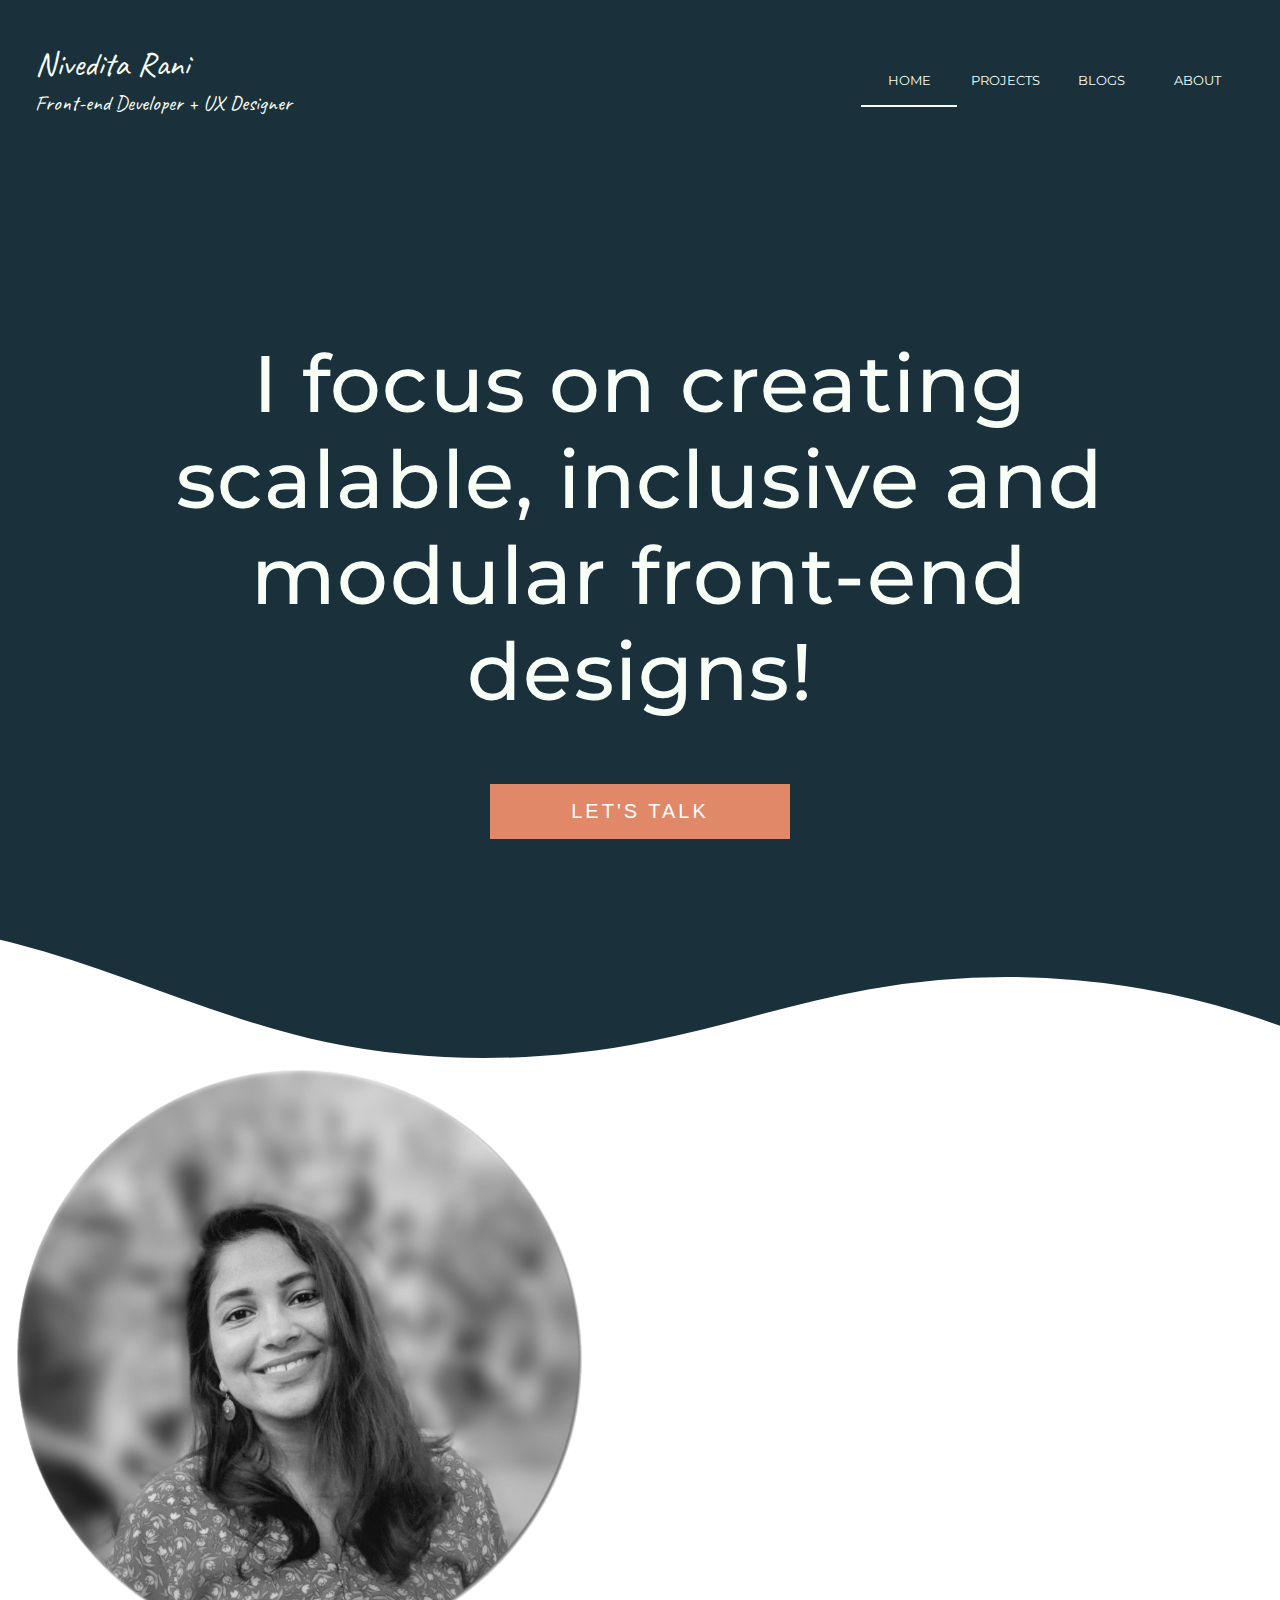
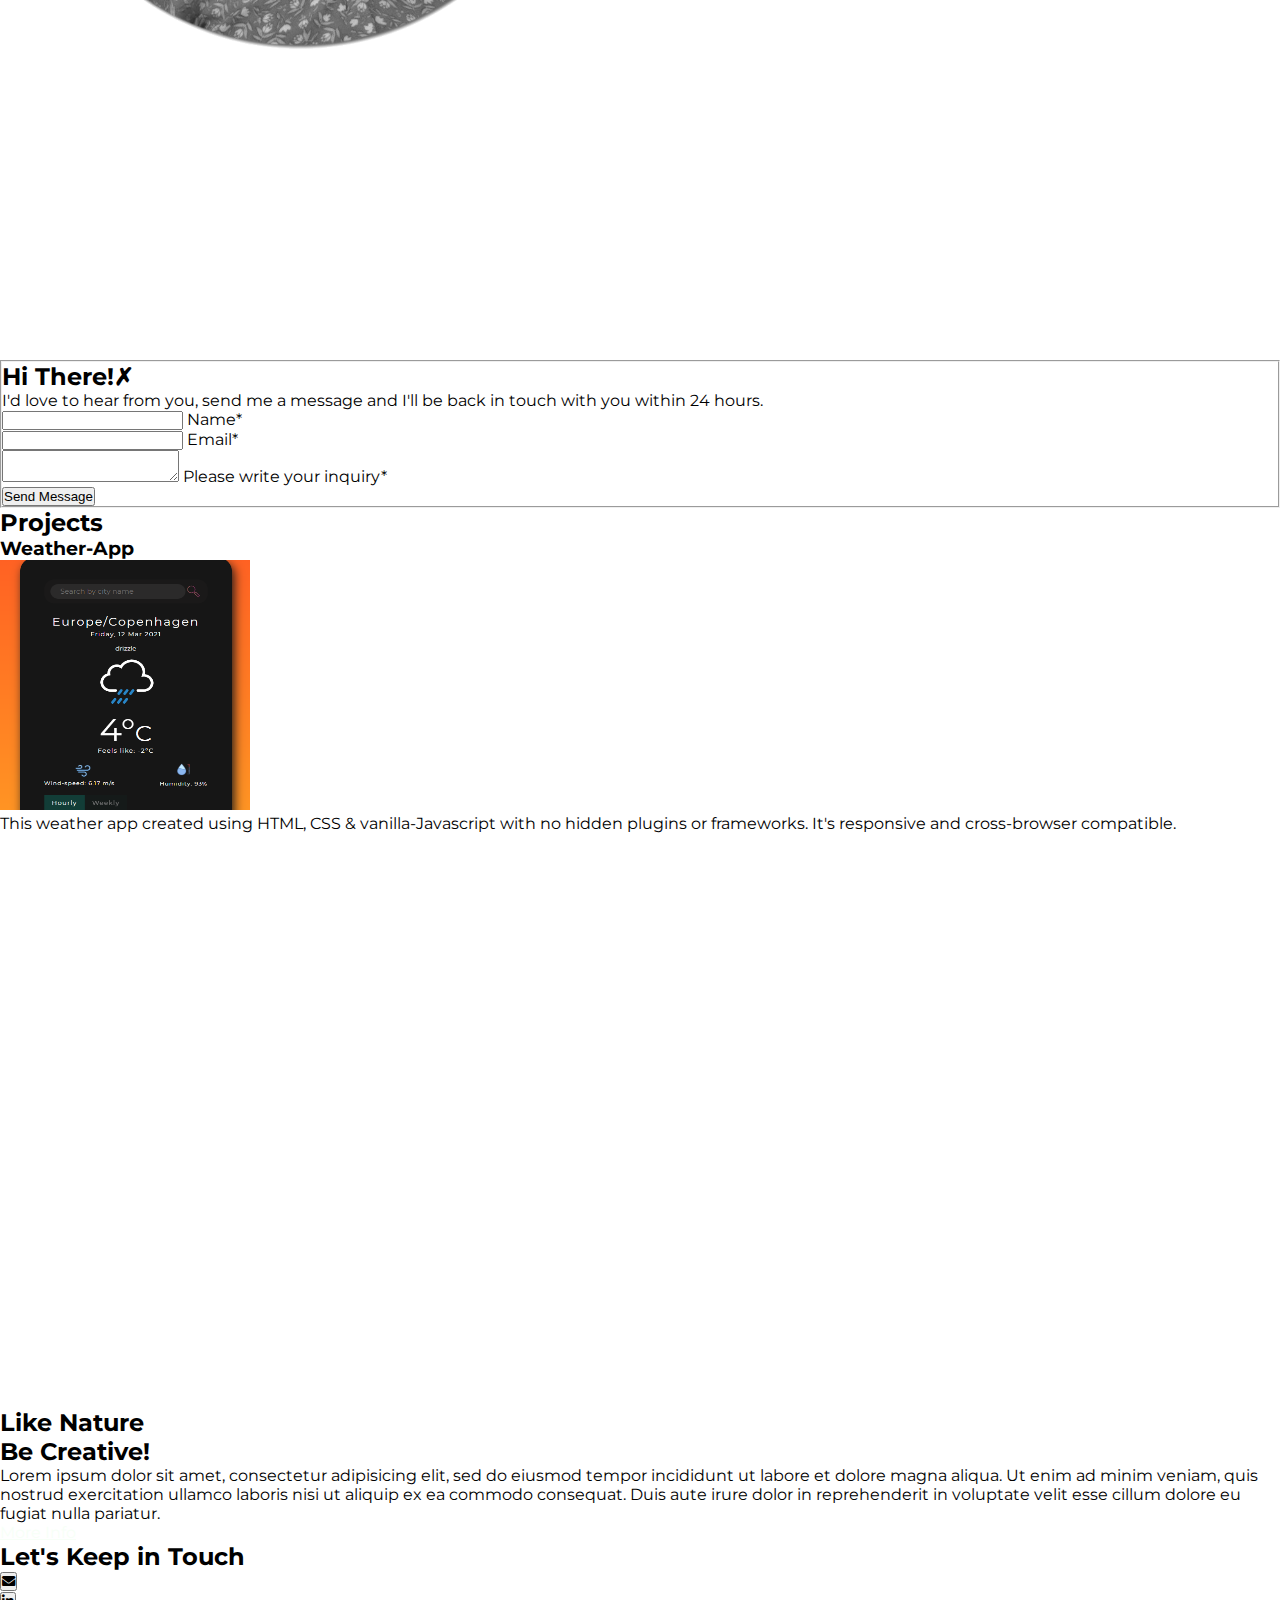
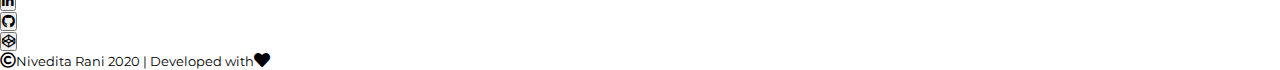
<file: index.html>
<!DOCTYPE html>
<html lang="en">
<head>
    <meta charset="UTF-8">
    <meta name="viewport" content="width=device-width, initial-scale=1.0">
    <title>Nivedita Rani | Front-end Developer + UX designer</title>
    <!-- <link href="https://fonts.googleapis.com/css?family=Caveat|Montserrat:400,600&display=swap" rel="stylesheet"> -->
    <link rel="shortcut icon" href="Images/iconified/favicon.ico" type="Images/x-icon" />
    <link rel="apple-touch-icon" href="/apple-touch-icon.png" />
    <link rel="apple-touch-icon" sizes="57x57" href="Images/iconified/apple-touch-icon-57x57.png" />
    <link rel="apple-touch-icon" sizes="72x72" href="Images/iconified/apple-touch-icon-72x72.png" />
    <link rel="apple-touch-icon" sizes="76x76" href="Images/iconified/apple-touch-icon-76x76.png" />
    <link rel="apple-touch-icon" sizes="114x114" href="Images/iconified/apple-touch-icon-114x114.png" />
    <link rel="apple-touch-icon" sizes="120x120" href="Images/iconified/apple-touch-icon-120x120.png" />
    <link rel="apple-touch-icon" sizes="144x144" href="Images/iconified/apple-touch-icon-144x144.png" />
    <link rel="apple-touch-icon" sizes="152x152" href="Images/iconified/apple-touch-icon-152x152.png" />
    <link rel="apple-touch-icon" sizes="180x180" href="Images/iconified/apple-touch-icon-180x180.png" />
    <link rel="stylesheet" href="CSS/styles1.css" media="all">
    <link href="https://cdnjs.cloudflare.com/ajax/libs/font-awesome/5.15.3/css/all.min.css" rel="stylesheet">
    <script src="main.js" defer></script>
</head>

<body>
    <section>
    <!--****************************************Header**************************************************-->
        <header>
            <div class="heading">
                <h2><span class="name">Nivedita Rani</span><br><small>Front-end Developer + UX Designer</small></h2>
                
                <!--*********************Hamburger menu**********************************-->
                <div class="menu-btn">
                    <div class="menu-btn__lines"></div>
                </div>
                    
            <!--*********************Navigation**********************************-->   
                <nav>
                    <ul class="nav-list">
                            <li class="nav-item"><a href="myPortfolio.html">Home</a></li>
                            <li class="nav-item"><a href="#">Projects</a></li>
                            <li class="nav-item"><a href="#">Blogs</a></li>
                            <li class="nav-item"><a href="#">About</a></li>
                            <div class="active"></div>    <!--this is for the line-->
                    </ul>    
                </nav>
            </div>
        </header>
        <div class="sec">
            <p>I focus on creating scalable, inclusive and modular front-end designs!</p>
            <button class="button" id="popup" onclick="div_show()">Let's talk</button>
        </div>
        <div class="custom-shape-divider-bottom-1619557739">
            <svg data-name="Layer 1" xmlns="http://www.w3.org/2000/svg" viewBox="0 0 1200 120" preserveAspectRatio="none">
                <path d="M321.39,56.44c58-10.79,114.16-30.13,172-41.86,82.39-16.72,168.19-17.73,250.45-.39C823.78,31,906.67,72,985.66,92.83c70.05,18.48,146.53,26.09,214.34,3V0H0V27.35A600.21,600.21,0,0,0,321.39,56.44Z" class="shape-fill"></path>
            </svg>
        </div>
    </section>
        <!--------------------------"main-content"---------------------------------- -->
        <section >
            <!-- <div class="sec hero-sec">
                <p>I focus on creating scalable, inclusive and modular front-end designs!</p>
                <button class="button" id="popup" onclick="div_show()">Let's talk</button>
            </div> -->
            <div class="hero-col hero-img">
                <img src="Images/Profile_pic (1).png" alt="Profile-picture"/>
            </div>
            <!-- <div class="custom-shape-divider-bottom-1611598393">
                <svg data-name="Layer 1" xmlns="http://www.w3.org/2000/svg" viewBox="0 0 1200 120" preserveAspectRatio="none">
                    <path d="M985.66,92.83C906.67,72,823.78,31,743.84,14.19c-82.26-17.34-168.06-16.33-250.45.39-57.84,11.73-114,31.07-172,41.86A600.21,600.21,0,0,1,0,27.35V120H1200V95.8C1132.19,118.92,1055.71,111.31,985.66,92.83Z" class="shape-fill"></path>
                </svg>
            </div> -->
        </section>
        <!--*************************Contact-Me Form************************-->
            <!-- <div id="body" style="overflow:hidden;"> -->
                <div id="popupPage">
                    <!-- Popup Div Starts Here -->
                    <div id="popupContact">
                        <!-- Contact Us Form -->
                        <form action="#" id="form" method="post" class="contactForm">
                            <fieldset>
                                <!-- <legend>Hi there!</legend> -->
                                <h2 id="hi">Hi There!<span onclick="div_hide()" class="close">&#x2717;</span></h2>
                                <p>I'd love to hear from you, send me a message and I'll be back in touch with you within 24 hours.</p>
                                <!-- <img id="close" src="Images/close.svg" onclick="div_hide()"> -->
                                <div class="field">
                                    <input type="text" id="name" name="name" placeholder=" " required>
                                    <label for="name">Name*</label>
                                  </div>
                                <!-- <input id="name" name="name" placeholder="Name" type="text"> -->
                                <div class="field">
                                    <input type="email" name="email" id="email" placeholder=" " required>
                                    <label for="email">Email*</label>
                                    <!-- <input id="email" name="email" placeholder="Email" type="text"> -->
                                </div>
                                <div class="field">
                                    <textarea name="msg" id="msg" placeholder=" " required></textarea>
                                    <label for="msg">Please write your inquiry*</label>
                                </div>
                                <!-- <textarea id="msg" name="message" placeholder="Message/ Question" type="text"></textarea> -->
                                
                                <!-- <div class="checks">
                                    <input type="checkbox" name="copyEmail" id="copyEmail">
                                    <span></span>
                                    <label for="copyEmail">Send copy to my-email</label>
                                </div> -->
                                
                                <input type="submit" id="submit" value="Send Message">
                                <a href="check_empty()"></a>
                            </fieldset>
                        </form>
                    </div>
                    <!-- Popup Div Ends Here -->
                </div>
            <!-- </div> -->
        <!--*************************Projects************************-->
        <section>
            <div class="container">
                <h2 class="project">Projects</h2>
                <div class="cards">
                    <h3>Weather-App</h3>
                    <div class="text-card">
                        <a href="">
                            <img src="Images/weatherApp.png" alt="weather-app" width="250" height= "250">
                        </a>
                        <p>This weather app created using HTML, CSS & vanilla-Javascript with no hidden plugins or frameworks. It's responsive and cross-browser compatible.</p>  
                    </div>
                </div>
            </div>
        </section>
        <div class="content">
            <div class="info">
                   <h2>Like Nature <br><span>Be Creative!</span></h2>
                        <p>Lorem ipsum dolor sit amet, consectetur adipisicing elit, sed do eiusmod tempor incididunt ut labore et dolore magna aliqua. Ut enim ad minim veniam, quis nostrud exercitation ullamco laboris nisi ut aliquip ex ea commodo consequat. Duis aute irure dolor in reprehenderit in voluptate velit esse cillum dolore eu fugiat nulla pariatur.</p>
                        <a href="#" class="info-btn">More Info</a>
          </div>
        </div>
    <!-------------------------------------------------->
       <div class="clearfooter"></div>
    
        <!-- ************  CONTACT INFO / SOCIAL MEDIA  ************ -->
        <footer>
            <!-- <div class="footer-wrap"> -->
            <div class="content-wrap">
                <h2>Let's Keep in Touch</h2>
                <!-- Social media and contact links -->
                <div class="center">
                    <div id="social">
                        <ul class="contact-list">
                            <li class="email" title="gmail"><button class="border"><i class="fas fa-envelope"  aria-hidden="true"></i><a href="mailto:nivedita.rani19@gmail.com"></a></button></li>
                            <li class="linkedin" title="linkedin"><button class="border"><i class="fab fa-linkedin-in"  aria-hidden="true"></i><a href="https://www.linkedin.com/in/nivedita-rani/"></a></button></li>
                            <li class="github" title="github"><button class="border"><i class="fab fa-github" aria-hidden="true"></i><a href="#" target="_blank"></a></button></li>
                            <li class="codepen" title="codepen"><button class="border"><i class="fab fa-codepen"  aria-hidden="true"></i><a href="#" target="_blank"></a></button></li>
                            <!-- <li class="instagram"><button class="border"><i class="fa fa-instagram" aria-hidden="true"></i><a href="#" target="_blank"></a></button></li> -->
                        </ul>
                    </div>
                </div>
                <div class="footer-bottom">
                    <p><i class="far fa-copyright" aria-hidden="true"></i><small>Nivedita Rani 2020 | Developed with</small><i class="fas fa-heart" aria-hidden="true"></i></p>
                </div>
            </div>
          </footer>
        
        <!-- <script type="text/javascript">
            window.addEventListener("load", function(){
                const loader = document.querySelector(".loader")
                loader.className += " hidden";       //class Name here is "loader hidden"
            });
        </script> -->
</body>
</html>
</file>
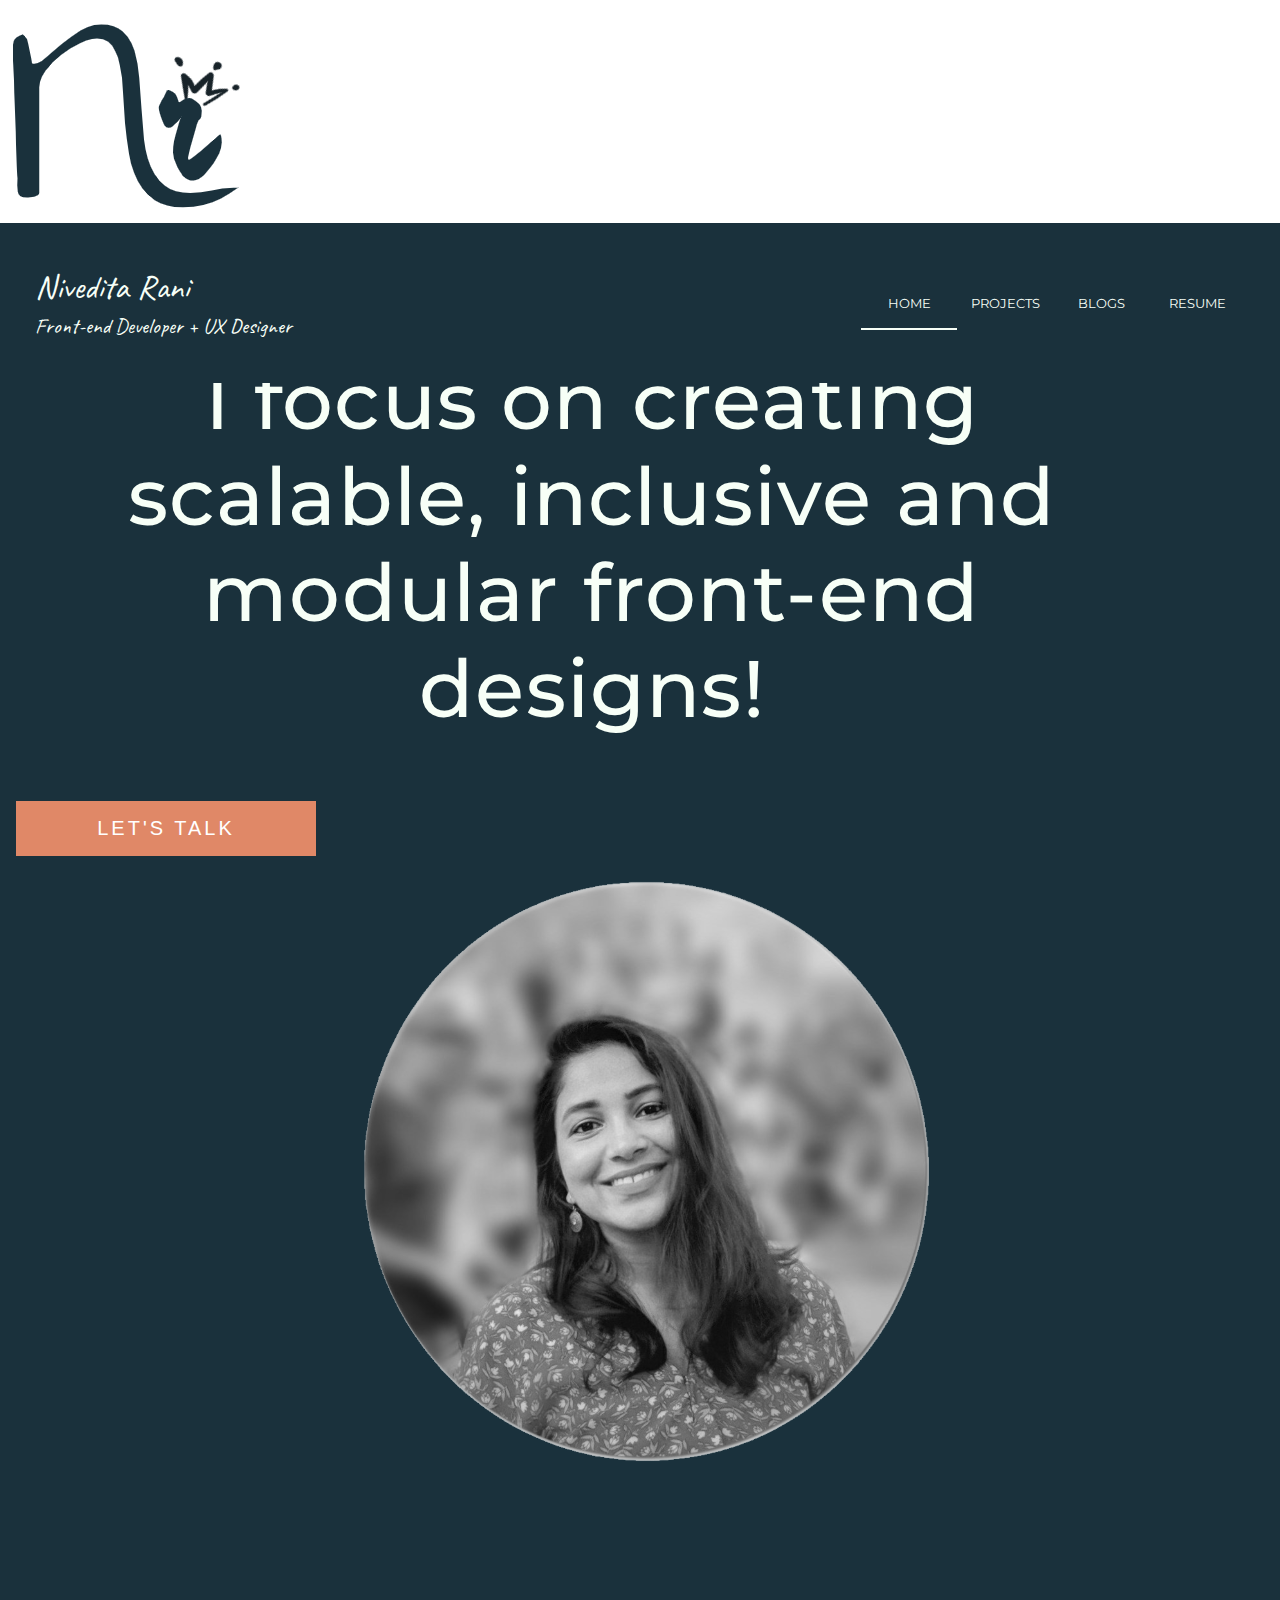
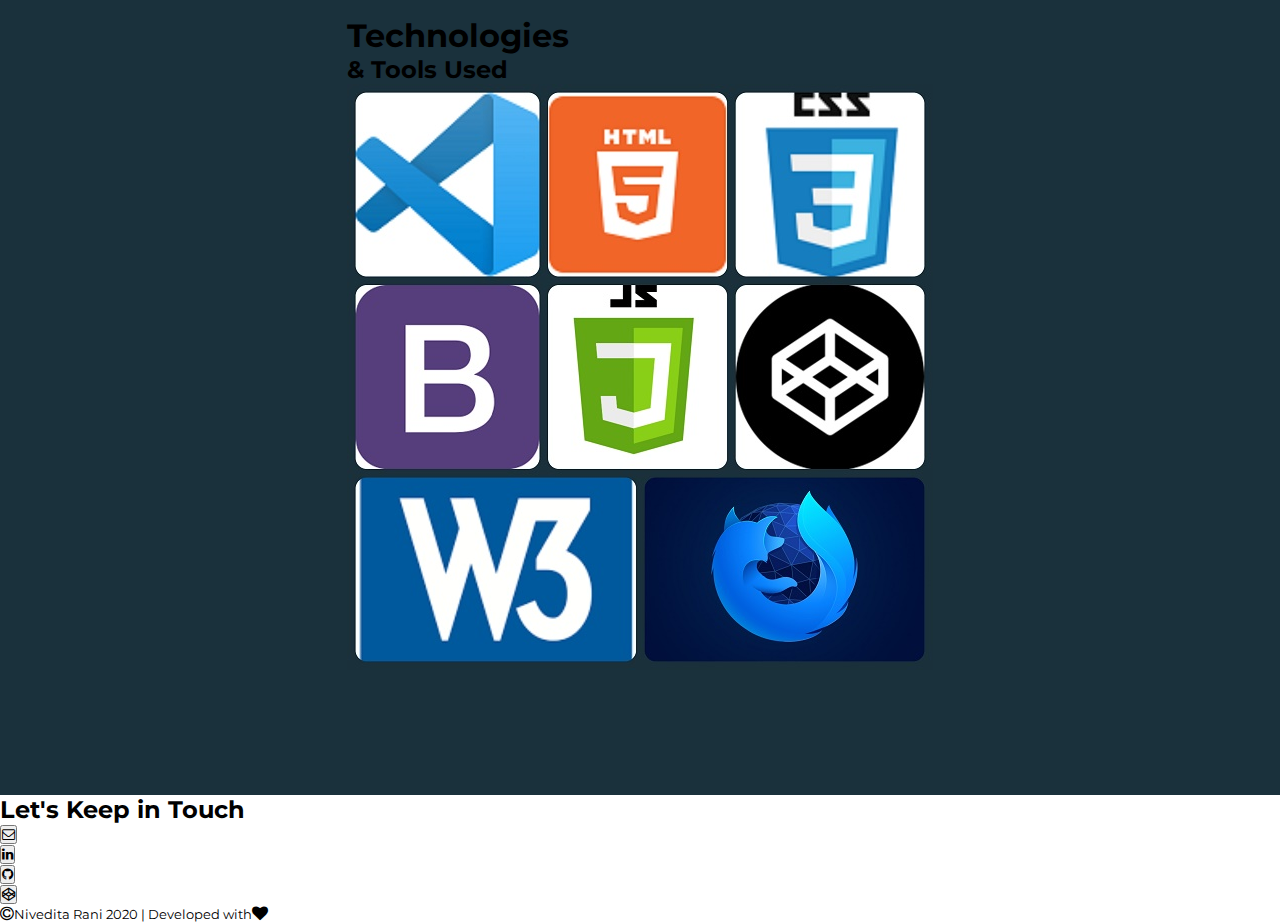
<file: myPortfolioA.html>
<!DOCTYPE html>
<html lang="en">
<head>
    <meta charset="UTF-8">
    <meta name="viewport" content="width=device-width, initial-scale=1.0">
    <title>Nivedita Rani | Front-end Developer + UX designer</title>
    <!-- <link href="https://fonts.googleapis.com/css?family=Caveat|Montserrat:400,600&display=swap" rel="stylesheet"> -->
    <link rel="shortcut icon" href="Images/iconified/favicon.ico" type="Images/x-icon" />
    <link rel="apple-touch-icon" href="/apple-touch-icon.png" />
    <link rel="apple-touch-icon" sizes="57x57" href="Images/iconified/apple-touch-icon-57x57.png" />
    <link rel="apple-touch-icon" sizes="72x72" href="Images/iconified/apple-touch-icon-72x72.png" />
    <link rel="apple-touch-icon" sizes="76x76" href="Images/iconified/apple-touch-icon-76x76.png" />
    <link rel="apple-touch-icon" sizes="114x114" href="Images/iconified/apple-touch-icon-114x114.png" />
    <link rel="apple-touch-icon" sizes="120x120" href="Images/iconified/apple-touch-icon-120x120.png" />
    <link rel="apple-touch-icon" sizes="144x144" href="Images/iconified/apple-touch-icon-144x144.png" />
    <link rel="apple-touch-icon" sizes="152x152" href="Images/iconified/apple-touch-icon-152x152.png" />
    <link rel="apple-touch-icon" sizes="180x180" href="Images/iconified/apple-touch-icon-180x180.png" />
    <link rel="stylesheet" href="CSS/styles1.css" media="all">
    <link href="https://maxcdn.bootstrapcdn.com/font-awesome/4.6.3/css/font-awesome.min.css" rel="stylesheet">
    <script src="main.js" defer></script>
    <!-- <script>
        function refreshDataWithRandomDelay() {
            var minSeconds = 30;
            var maxSeconds = 30;
            var minMilliseconds = minSeconds * 1000;
            var extraMilliseconds = (maxSeconds - minSeconds) * 1000;
            setTimeout(refreshData, minMilliseconds + Math.random() * (extraMilliseconds));
        }
        window.addEventListener("load", refreshDataWithRandomDelay, false);
    </script> -->
</head>
<body>
    <div class="loader hidden">
        <img src="Images/pageloader.png" alt="Nivedita Rani"/>

    </div>
    <!--****************************************Header**************************************************-->
        <header>
            <div class="heading">
                <!-- <div class="firstName">Nivedita Rani</div> -->
                <h2><span class="name">Nivedita Rani</span><br><small>Front-end Developer + UX Designer</small></h2>
                <!-- <div class="jobDes">Front-end Developer + UX Designer</div> -->
                <!-- <img src="images/heading.png" alt="Nivedita Rani"/> -->
                <!--*********************Hamburger menu**********************************-->
                <div class="menu-btn">
                    <div class="menu-btn__lines"></div>
                </div>
                    <!-- <div role="doc-subtitle">Front-end Developer + UX Designer</div> -->
            <!--*********************Navigation**********************************-->   
                <nav>
                    <!-- <div class="menu"> -->
                        <ul class="nav-list">
                            <li class="nav-item"><a href="myPortfolio.html">Home</a></li>
                            <li class="nav-item"><a href="#">Projects</a></li>
                            <li class="nav-item"><a href="#">Blogs</a></li>
                            <li class="nav-item"><a href="#">Resume</a></li>
                            <div class="active"></div>    <!--this is for the line-->
                        </ul>
                    <!-- </div> -->
                </nav>
            </div>
        </header>
        <!--------------------------"main-content"---------------------------------- -->
        <section class="sec hero-sec">
            <div class="hero-col">
                <p>I focus on creating scalable, inclusive and modular front-end designs!</p>
                <button class="button">Let's talk</button>
            </div>
            <div class="hero-col hero-img">
                <img src="Images/Profile_pic (1).png" alt="Profile-picture"/>
            </div>
            <div class="custom-shape-divider-bottom-1611598393">
                <svg data-name="Layer 1" xmlns="http://www.w3.org/2000/svg" viewBox="0 0 1200 120" preserveAspectRatio="none">
                    <path d="M985.66,92.83C906.67,72,823.78,31,743.84,14.19c-82.26-17.34-168.06-16.33-250.45.39-57.84,11.73-114,31.07-172,41.86A600.21,600.21,0,0,1,0,27.35V120H1200V95.8C1132.19,118.92,1055.71,111.31,985.66,92.83Z" class="shape-fill"></path>
                </svg>
            </div>
        </section>

        <!--*************************Tools & technologies used************************-->
        <section class="sec another-sec">
            <div class="another-col">
                <h1>Technologies</h1>
                <h2>& Tools Used</h2>
                <img src="Images/Toolsused.jpg" alt="Collage"/>
            </div>
        </section>
        
    <!-------------------------------------------------->
       <div class="clearfooter"></div>
    
        <!-- ************  CONTACT INFO / SOCIAL MEDIA  ************ -->
        <footer>
            <!-- <div class="footer-wrap"> -->
            <div class="content-wrap">
                <h2>Let's Keep in Touch</h2>
                <!-- Social media and contact links -->
                <div class="center">
                    <div id="social">
                        <ul class="contact-list">
                            <li class="email" title="gmail"><button class="border"><i class="fa fa-envelope-o" aria-hidden="true"></i><a href="mailto:nivedita.rani19@gmail.com"></a></button></li>
                            <li class="linkedin" title="linkedin"><button class="border"><i class="fa fa-linkedin" aria-hidden="true"></i><a href="https://www.linkedin.com/in/nivedita-rani/"></a></button></li>
                            <li class="github" title="github"><button class="border"><i class="fa fa-github" aria-hidden="true"></i><a href="#" target="_blank"></a></button></li>
                            <li class="codepen" title="codepen"><button class="border"><i class="fa fa-codepen" aria-hidden="true"></i><a href="#" target="_blank"></a></button></li>
                            <!-- <li class="instagram"><button class="border"><i class="fa fa-instagram" aria-hidden="true"></i><a href="#" target="_blank"></a></button></li> -->
                        </ul>
                    </div>
                </div>
                <div class="footer-bottom">
                    <p><i class="fa fa-copyright" aria-hidden="true"></i><small>Nivedita Rani 2020 | Developed with</small><i class="fa fa-heart" aria-hidden="true"></i></p>
                </div>
            </div>
          </footer>
        
        <!-- <script type="text/javascript">
            window.addEventListener("load", function(){
                const loader = document.querySelector(".loader")
                loader.className += " hidden";       //class Name here is "loader hidden"
            });
        </script> -->
</body>
</html>
</file>
<file: CSS/styles1.css>
/*****************************global*************************************************/
@import url("https://fonts.googleapis.com/css?family=Caveat|Montserrat:400,600&display=swap");

* {
  margin: 0;
  padding: 0;
  box-sizing: border-box;
}
body {
  font-family: "Montserrat", sans-serif;
}

section {
  position: relative;
  width: 100%;
  min-height: 100vh;
  display: flex;
  flex-direction: column;
  justify-content: flex-start;
}

.heading {
  background: rgb(26, 49, 60);
  color: #f7fff7;
  position: relative;
  top: 0;
  width: 100%;
  padding: 20px 35px;
  display: flex;
  justify-content: space-between;
  align-items: center;
  height: 10rem;
  z-index: 1;
}
header h2 {
  font-family: "Caveat", cursive;
  font-size: 1.6rem;
  position: relative;
  font-weight: normal;
}
.name {
  font-size: 2.1rem;
}

/*********************************Site navigation************************************************/
nav a {
  text-decoration: none;
}
.nav-list {
  list-style: none;
  display: flex;
  align-items: center;
  position: relative;
}
.nav-item {
  font-size: 0.8rem;
  text-transform: uppercase;
  padding: 0.8rem 0.2rem;
  min-width: 6rem;
  text-align: center;
}
.active {
  height: 1.8px;
  width: 6rem;
  background-color: #f7fff7;
  position: absolute;
  bottom: -0.4rem;
  transition: transform 0.6s ease-in-out;
}
a {
  color: #f7fff7;
}
.nav-item:nth-child(1):hover ~ .active {
  /**here ~ is general sibling combinator**/
  transform: translateX(0);
}
.nav-item:nth-child(2):hover ~ .active {
  /**10rem as min-width is 10rem at .nav-item**/
  transform: translateX(6rem);
}
.nav-item:nth-child(3):hover ~ .active {
  transform: translateX(12rem);
}
.nav-item:nth-child(4):hover ~ .active {
  transform: translateX(18rem);
}
/*********************************Hero-Section************************************************/
.sec {
  position: relative;
  width: 100%;
  min-height: 100vh;
  display: flex;
  justify-content: center;
  align-items: center;
  flex-direction: column;
  background: rgb(26, 49, 60);
}
.sec p {
  position: relative;
  color: #f7fff7;
  display: flex;
  max-width: 80%;
  margin: 0px 80px;
  font-size: 80px;
  line-height: 1.2;
  font-weight: 500;
  font-style: normal;
  letter-spacing: 0.015em;
  text-align: center;
  margin-top: -30px;
  /* z-index: 1; */
}
/*********************************Custom shape divider************************************************/
.custom-shape-divider-bottom-1619557739 {
  position: absolute;
  bottom: 0;
  left: 0;
  width: 100%;
  overflow: hidden;
  line-height: 0;
  transform: rotate(180deg);
}

.custom-shape-divider-bottom-1619557739 svg {
  position: relative;
  display: block;
  width: calc(120% + 1.6px);
  height: 150px;
}

.custom-shape-divider-bottom-1619557739 .shape-fill {
  fill: #ffffff;
}
/*********************************Button************************************************/
.button {
  position: relative;
  background: #e08867;
  color: #fff;
  display: flex;
  border: #e08867;
  outline: none;
  font-size: 20px;
  font-weight: 500;
  text-transform: uppercase;
  letter-spacing: 0.15em;
  text-align: center;
  justify-content: center;
  transition-duration: 0.1s;
  cursor: pointer;
  margin: 1rem;
  margin-top: 4rem;
  padding: 1rem;
  width: 300px;
}
.button:hover {
  background: #e2edf5;
  color: rgb(26, 49, 60);
  font-weight: bold;
}
</file>
